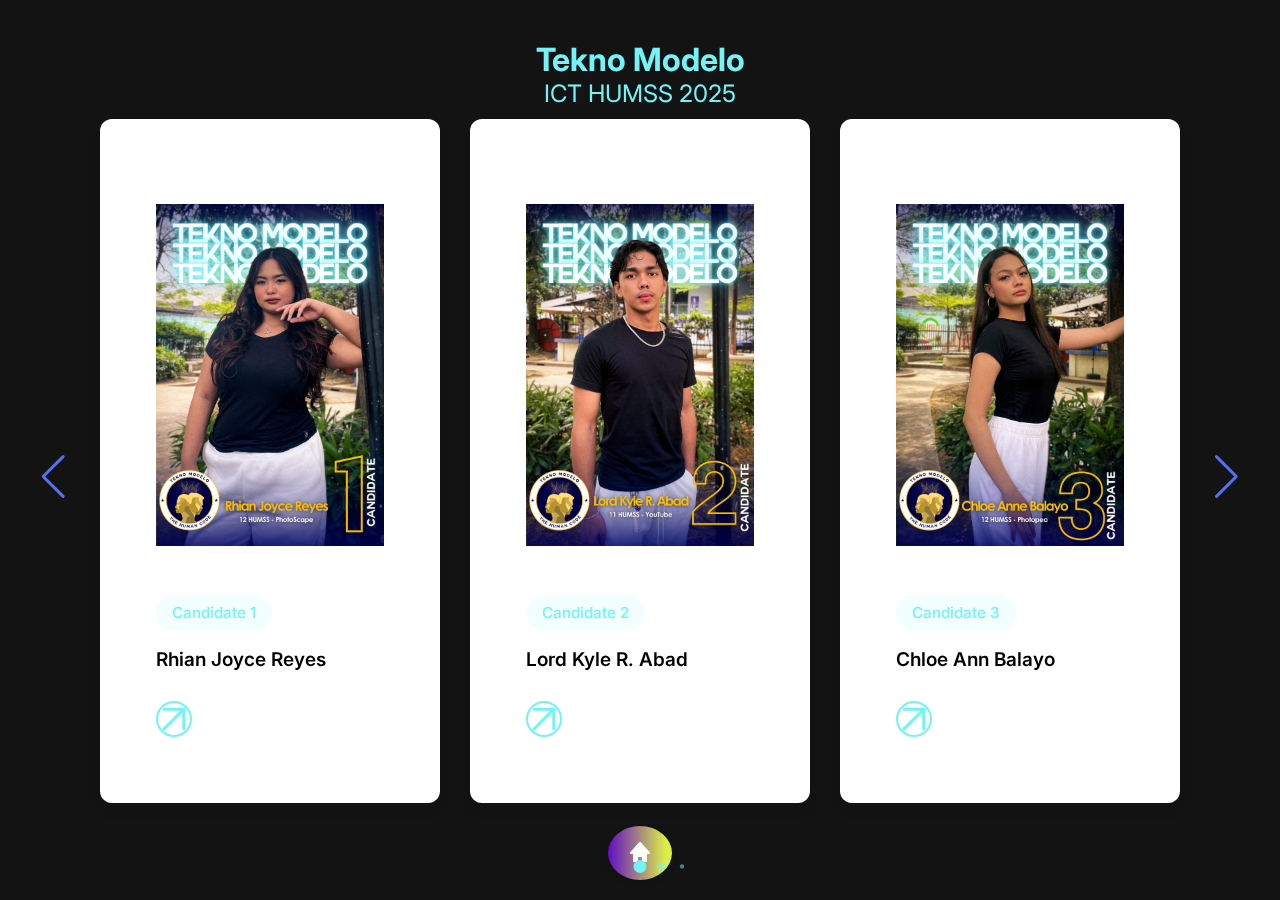
<file: Tekno.html>
<!DOCTYPE html>
<html lang="en">
<head>
  <meta charset="UTF-8">
  <meta name="viewport" content="width=device-width, initial-scale=1.0">
  <title>Card Slider HTML & CSS | @coding.stella</title>
  <link href='https://unpkg.com/boxicons@2.1.4/css/boxicons.min.css' rel='stylesheet'>
  <link rel="stylesheet" href="https://fonts.googleapis.com/css2?family=Material+Symbols+Rounded:opsz,wght,FILL,GRAD@24,400,0,0" />
  <link rel="stylesheet" href="https://cdn.jsdelivr.net/npm/swiper@11/swiper-bundle.min.css">
  <link rel="stylesheet" href="style1.css">
</head>
<body>
  

  <h2 class="slider-title">Tekno Modelo <span>ICT HUMSS 2025</span></h2>
  <div class="container swiper">
    <div class="card-wrapper">
     
      <ul class="card-list swiper-wrapper">
         <li class="card-item swiper-slide">
          <a href="#" class="card-link">
            <img src="tekno22.jpg" alt="Card Image" class="card-image">
            <p class="badge badge-developer">Candidate 1</p>
            <h2 class="card-title">Rhian Joyce Reyes</h2>
            <button class="card-button material-symbols-rounded"onclick="window.location.href='https://www.facebook.com/photo/?fbid=1115740270562382&set=pcb.1115740750562334'">arrow_forward</button>
          </a>
        </li>
        <li class="card-item swiper-slide">
          <a href="#" class="card-link">
            <img src="tekno21.jpg" alt="Card Image" class="card-image">
            <p class="badge badge-developer">Candidate 2</p>
            <h2 class="card-title">Lord Kyle R. Abad</h2>
            <button class="card-button material-symbols-rounded"onclick="window.location.href='https://www.facebook.com/photo/?fbid=1115740270562382&set=pcb.1115740750562334'">arrow_forward</button>
          </a>
        </li>
        <li class="card-item swiper-slide">
          <a href="#" class="card-link">
            <img src="tekno20.jpg"alt="Card Image" class="card-image">
            <p class="badge badge-marketer">Candidate 3</p>
            <h2 class="card-title">Chloe Ann Balayo</h2>
            <button class="card-button material-symbols-rounded"onclick="window.location.href='https://www.facebook.com/photo/?fbid=1115740400562369&set=pcb.1115740750562334'">arrow_forward</button>
          </a>
        </li>
        <li class="card-item swiper-slide">
          <a href="#" class="card-link">
            <img src="tekno19.jpg" alt="Card Image" class="card-image">
            <p class="badge badge-gamer">Candidate 4</p>
            <h2 class="card-title">Ace Banqcuico</h2>
            <button class="card-button material-symbols-rounded"onclick="window.location.href='https://www.facebook.com/photo/?fbid=1115740160562393&set=pcb.1115740750562334'">arrow_forward</button>
          </a>
        </li>
        <li class="card-item swiper-slide">
          <a href="#" class="card-link">
            <img src="tekno18.jpg" alt="Card Image" class="card-image">
            <p class="badge badge-editor">Candidate 5</p>
            <h2 class="card-title">Francen Dumpit</h2>
            <button class="card-button material-symbols-rounded"onclick="window.location.href='https://www.facebook.com/photo/?fbid=1115740137229062&set=pcb.1115740750562334'">arrow_forward</button>
          </a>
        </li>
      
      <li class="card-item swiper-slide">
        <a href="#" class="card-link">
          <img src="tekno16.jpg" alt="Card Image" class="card-image">
          <p class="badge badge-gamer">Candidate 6</p>
          <h2 class="card-title">Cassandra Mae Seguiran</h2>
          <button class="card-button material-symbols-rounded"onclick="window.location.href='https://www.facebook.com/photo/?fbid=1115740077229068&set=pcb.1115740750562334'">arrow_forward</button>
        </a>
      </li>
      <li class="card-item swiper-slide">
        <a href="#" class="card-link">
          <img src="tekno17.jpg" alt="Card Image" class="card-image">
          <p class="badge badge-gamer">Candidate 7</p>
          <h2 class="card-title">Jan Andrei A. Penetrante</h2>
          <button class="card-button material-symbols-rounded"onclick="window.location.href='https://www.facebook.com/photo/?fbid=1115740117229064&set=pcb.1115740750562334'">arrow_forward</button>
        </a>
      </li>
      <li class="card-item swiper-slide">
        <a href="#" class="card-link">
          <img src="tekno15.jpg" alt="Card Image" class="card-image">
          <p class="badge badge-gamer">Candidate 8</p>
          <h2 class="card-title">Ella L. Besmonte</h2>
          <button class="card-button material-symbols-rounded"onclick="window.location.href='https://www.facebook.com/photo/?fbid=1115739990562410&set=pcb.1115740750562334'">arrow_forward</button>
        </a>
      </li>
      <li class="card-item swiper-slide">
        <a href="#" class="card-link">
          <img src="tekno14.jpg" alt="Card Image" class="card-image">
          <p class="badge badge-gamer">Candidate 9</p>
          <h2 class="card-title">Grace Ann B. Tagalog</h2>
          <button class="card-button material-symbols-rounded"onclick="window.location.href='https://www.facebook.com/photo/?fbid=1115739977229078&set=pcb.1115740750562334'">arrow_forward</button>
        </a>
      </li>
      <li class="card-item swiper-slide">
        <a href="#" class="card-link">
          <img src="tekno13.jpg" alt="Card Image" class="card-image">
          <p class="badge badge-gamer">Candidate 10</p>
          <h2 class="card-title">Paul Tristan Mendiola</h2>
          <button class="card-button material-symbols-rounded"onclick="window.location.href='https://www.facebook.com/photo/?fbid=1115739930562416&set=pcb.1115740750562334'">arrow_forward</button>
        </a>
      </li>
      <li class="card-item swiper-slide">
        <a href="#" class="card-link">
          <img src="tekno11.jpg" alt="Card Image" class="card-image">
          <p class="badge badge-gamer">Candidate 11</p>
          <h2 class="card-title">Alyssa Sajorda</h2>
          <button class="card-button material-symbols-rounded"onclick="window.location.href='https://www.facebook.com/photo/?fbid=1115739810562428&set=pcb.1115740750562334'">arrow_forward</button>
        </a>
      </li>
      <li class="card-item swiper-slide">
        <a href="#" class="card-link">
          <img src="tekno12.jpg" alt="Card Image" class="card-image">
          <p class="badge badge-gamer">Candidate 12</p>
          <h2 class="card-title">Veronica W. Conception</h2>
          <button class="card-button material-symbols-rounded"onclick="window.location.href='https://www.facebook.com/photo/?fbid=1115739827229093&set=pcb.1115740750562334'">arrow_forward</button>
        </a>
      </li>
      <li class="card-item swiper-slide">
        <a href="#" class="card-link">
          <img src="tekno9.jpg" alt="Card Image" class="card-image">
          <p class="badge badge-gamer">Candidate 13</p>
          <h2 class="card-title">Rhiane Bacani</h2>
          <button class="card-button material-symbols-rounded"onclick="window.location.href='https://www.facebook.com/photo/?fbid=1115739647229111&set=pcb.1115740750562334'">arrow_forward</button>
        </a>
      </li>
      <li class="card-item swiper-slide">
        <a href="#" class="card-link">
          <img src="tekno10.jpg" alt="Card Image" class="card-image">
          <p class="badge badge-gamer">Candidate 14</p>
          <h2 class="card-title">Chloe Jam L. Agban</h2>
          <button class="card-button material-symbols-rounded"onclick="window.location.href='https://www.facebook.com/photo/?fbid=1115739770562432&set=pcb.1115740750562334'">arrow_forward</button>
        </a>
      </li>
      <li class="card-item swiper-slide">
        <a href="#" class="card-link">
          <img src="tekno7.jpg" alt="Card Image" class="card-image">
          <p class="badge badge-gamer">Candidate 15</p>
          <h2 class="card-title">Ronald Rey E. Matias</h2>
          <button class="card-button material-symbols-rounded"onclick="window.location.href='https://www.facebook.com/photo/?fbid=1115739627229113&set=pcb.1115740750562334'">arrow_forward</button>
        </a>
      </li>
      <li class="card-item swiper-slide">
        <a href="#" class="card-link">
          <img src="tekno8.jpg" alt="Card Image" class="card-image">
          <p class="badge badge-gamer">Candidate 16</p>
          <h2 class="card-title">Claire Henares</h2>
          <button class="card-button material-symbols-rounded"onclick="window.location.href='https://www.facebook.com/photo/?fbid=1115739660562443&set=pcb.1115740750562334'">arrow_forward</button>
        </a>
      </li>
      <li class="card-item swiper-slide">
        <a href="#" class="card-link">
          <img src="tekno3.jpg" alt="Card Image" class="card-image">
          <p class="badge badge-gamer">Candidate 17</p>
          <h2 class="card-title">John Carl Noah S. Taculog</h2>
          <button class="card-button material-symbols-rounded"onclick="window.location.href='https://www.facebook.com/photo?fbid=1115739333895809&set=pcb.1115740750562334'">arrow_forward</button>
        </a>
      </li>
      <li class="card-item swiper-slide">
        <a href="#" class="card-link">
          <img src="tekno5.jpg" alt="Card Image" class="card-image">
          <p class="badge badge-gamer">Candidate 18</p>
          <h2 class="card-title">Celestine Isabelle S. Magampo</h2>
          <button class="card-button material-symbols-rounded"onclick="window.location.href='https://www.facebook.com/photo?fbid=1115739350562474&set=pcb.1115740750562334'">arrow_forward</button>
        </a>
      </li>
      <li class="card-item swiper-slide">
        <a href="#" class="card-link">
          <img src="tekno6.jpg" alt="Card Image" class="card-image">
          <p class="badge badge-gamer">Candidate 19</p>
          <h2 class="card-title">Kaito Arceo</h2>
          <button class="card-button material-symbols-rounded"onclick="window.location.href='https://www.facebook.com/photo?fbid=1115739327229143&set=pcb.1115740750562334'">arrow_forward</button>
        </a>
      </li>
      <li class="card-item swiper-slide">
        <a href="#" class="card-link">
          <img src="tekno1.jpg" alt="Card Image" class="card-image">
          <p class="badge badge-gamer">Candidate 20</p>
          <h2 class="card-title">Keira M. Penonia</h2>
          <button class="card-button material-symbols-rounded"onclick="window.location.href='https://www.facebook.com/photo?fbid=1115739310562478&set=pcb.1115740750562334'">arrow_forward</button>
        </a>
      </li>
      <li class="card-item swiper-slide">
        <a href="#" class="card-link">
          <img src="tekno2.jpg" alt="Card Image" class="card-image">
          <p class="badge badge-gamer">Candidate 21</p>
          <h2 class="card-title">Breil Waen M. Terrenal</h2>
          <button class="card-button material-symbols-rounded"onclick="window.location.href='https://www.facebook.com/photo?fbid=1115739367229139&set=pcb.1115740750562334'">arrow_forward</button>
        </a>
      </li>
      
      </ul>


    
      <div class="swiper-pagination"></div>

     
      <div class="swiper-slide-button swiper-button-prev"></div>
      <div class="swiper-slide-button swiper-button-next"></div>
    </div>
  </div>

  <button class="gradient-button bx bxs-home" onclick="window.location.href='index.html'"></button>

  

 
  <script src="https://cdn.jsdelivr.net/npm/swiper@11/swiper-bundle.min.js"></script>

  
  <script src="tekno.js"></script>
</body>
</html>
</file>
<file: style1.css>
@import url('https://fonts.googleapis.com/css2?family=Inter:opsz,wght@14..32,100..900&display=swap');

* {
  margin: 0;
  padding: 0;
  box-sizing: border-box;
  font-family: "Inter", sans-serif;
}

body {
  display: flex;
  flex-wrap: wrap;
  align-items: center;
  justify-content: center;
  min-height: 100vh;
  background: #131313;
}

.slider-title {
  text-align: center;
  justify-content: center;
  width: 100%;
  font-size: 2rem;
  font-weight: bold;
  position: absolute;
  top: 40px;
  left: 50%;
  transform: translateX(-50%);
  z-index: 1000;
  margin-bottom: 5rem;
  color: rgb(115,243,247);
  
}

.slider-title span {
  display: block;
  font-size: 1.5rem;
  font-weight: normal;
  
  

}
  

.card-button{
  display: inline-flex;
  justify-content: center;
  align-items: center;
  font-size: 3rem;
  padding: 1rem;
  background: transparent;
  border: 2px solid var(--main-color);
  border-radius: 50%;
  color: var(--main-color);
  margin: 3rem 0.5rem;
  transition: 0.3s ease-in-out;
}

.container {
  position: relative;
  margin-top: 80px;
}


.card-wrapper {
  max-width: 1100px;
  margin: 0 60px 35px;
  padding: 20px 10px;
  overflow: hidden;
}

.card-list .card-item {
  list-style: none;
}

.card-list .card-item .card-link {
  display: block;
  background: #fff;
  padding: 54px;
  user-select: none;
  border-radius: 12px;
  text-decoration: none;
  border: 2px solid transparent;
  box-shadow: 0 10px 10px rgba(0, 0, 0, 0.05);
  transition: 0.2s ease;
}


.card-list .card-item .card-link:active {
  cursor: grabbing;
}

.card-list .card-item .card-link:hover {
  border-color: rgb(115,243,247);
}

.card-list .card-link .card-image {
  width: 300px;
  min-height: 400px; 
  width: 100%;
  border-radius: 10px;
  aspect-ratio: 1 / 1;
  object-fit: contain;
}

.card-list .card-link .badge {
  color: rgb(115,243,247);
  width: fit-content;
  padding: 8px 16px;
  font-size: 0.95rem;
  border-radius: 50px;
  font-weight: 500;
  background: rgb(243,255,255);
  margin: 16px 0 18px;
}

.card-list .card-link .badge-designer {
  color: rgb(115,243,247);
  background: rgb(243,255,255);
}

.card-list .card-link .badge-marketer {
  color: rgb(115,243,247);
  background: rgb(243,255,255);
}

.card-list .card-link .badge-gamer {
  color: rgb(115,243,247);
  background: rgb(243,255,255);
}

.card-list .card-link .badge-editor {
  color: rgb(115,243,247);
  background: rgb(243,255,255);
}

.card-list .card-link .card-title {
  color: #000;
  font-size: 1.19rem;
  font-weight: 600;
}

.card-list .card-link .card-button {
  height: 35px;
  width: 35px;
  color: rgb(115,243,247);
  margin: 30px 0 5px;
  background: none;
  cursor: pointer;
  border-radius: 50%;
  border: 2px solid rgb(115,243,247);
  transform: rotate(-45deg);
  transition: 0.4s ease;
}

.card-list .card-link:hover .card-button {
  color: #fff;
  background: rgb(115,243,247);
}

.card-wrapper .swiper-pagination-bullet {
  height: 13px;
  width: 13px;
  opacity: 0.5;
  background: rgb(115,243,247);
}

.card-wrapper .swiper-pagination-bullet-active {
  opacity: 1;
}

.card-wrapper .swiper-slide-button {
  color: #5372F0;
  margin-top: -35px;
}

/* Responsive media query code for small screens */
@media (max-width: 768px) {
  .card-wrapper {
    margin: 0 10px 25px;
  }

  .card-wrapper .swiper-slide-button {
    display: none;
  }
}

.gradient-button {
  position: fixed;
  bottom: 20px;
  left: 50%;
  transform: translateX(-50%);
  background: linear-gradient(270deg, #ddee45 10%, #620dc4 100%);
  border: none;
  padding: 15px 20px;
  border-radius: 50%;
  color: white;
  font-size: 24px;
  cursor: pointer;
  box-shadow: 0 4px 6px rgba(0, 0, 0, 0.1);
  transition: all 0.3s ease;
}

.gradient-button:hover {
  box-shadow: 0 6px 10px rgba(0, 0, 0, 0.2);
  transform: translateX(-50%) scale(1.1);
}
</file>
